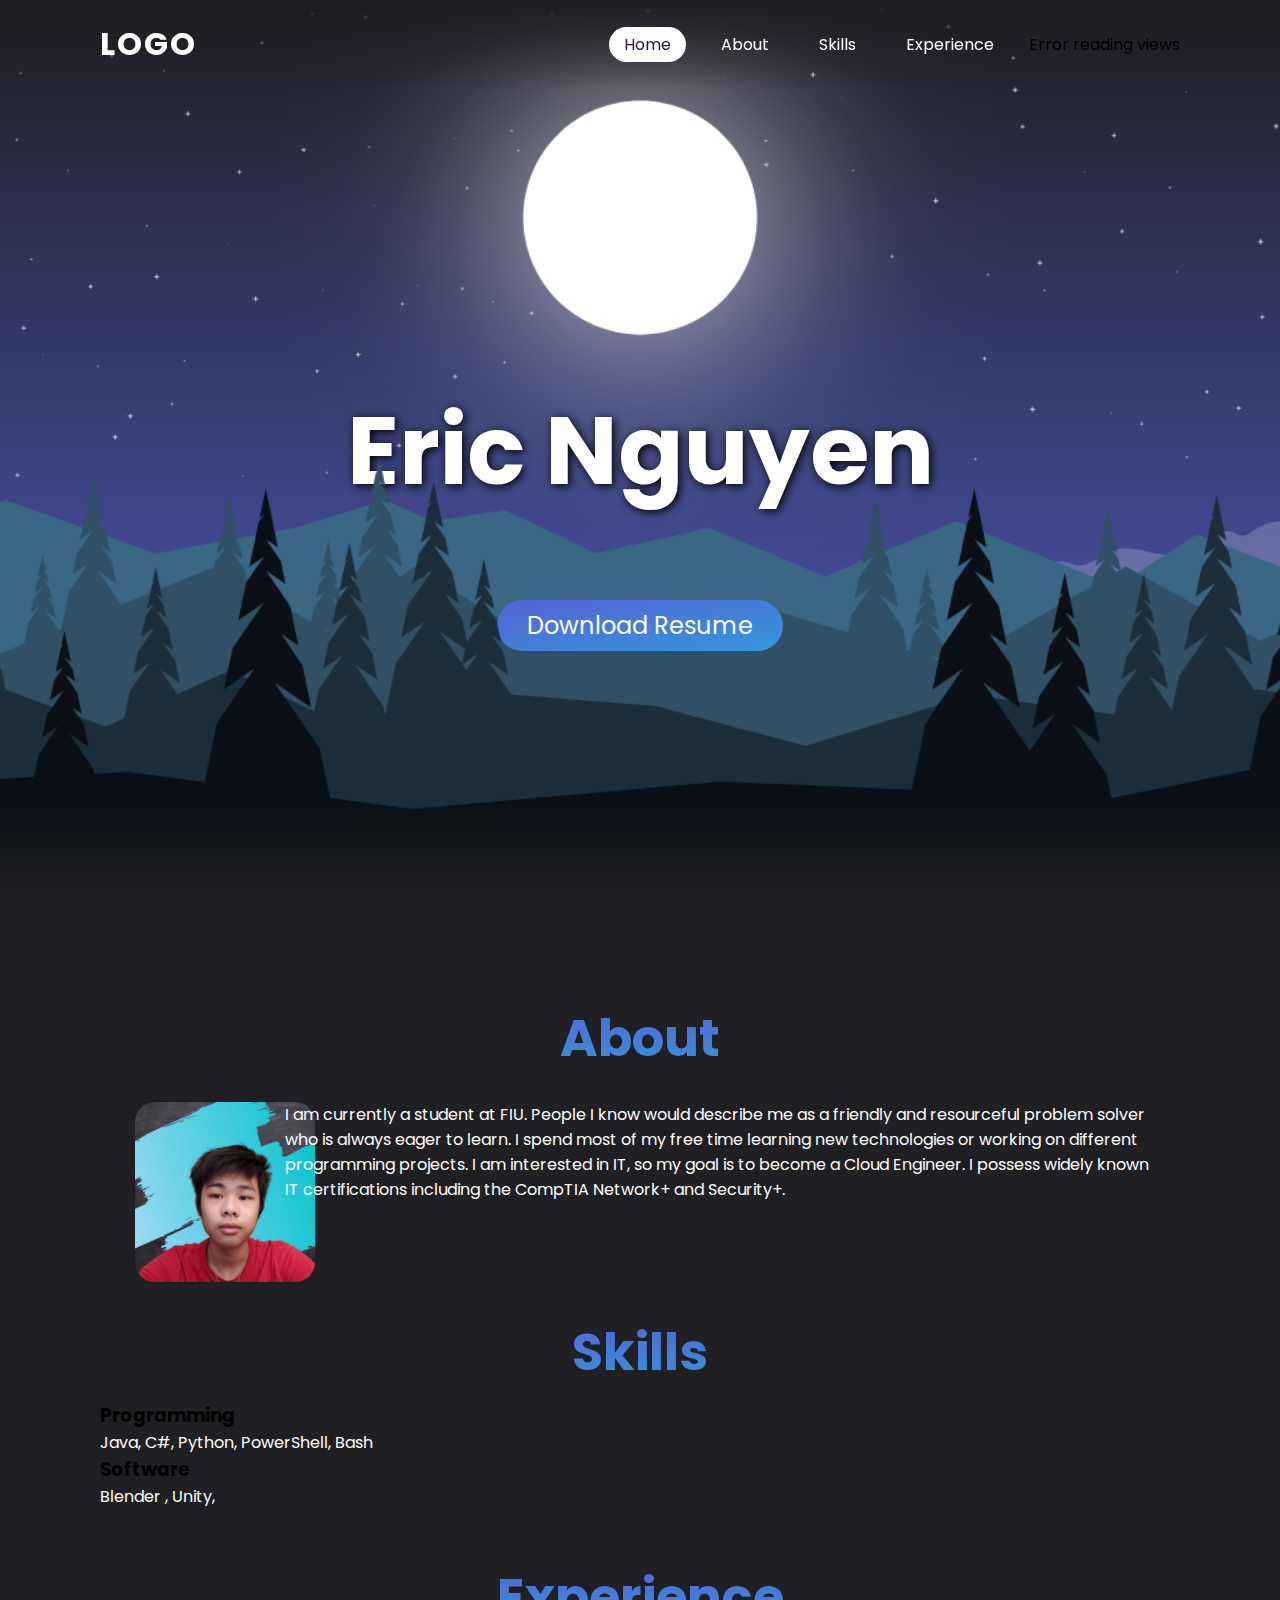
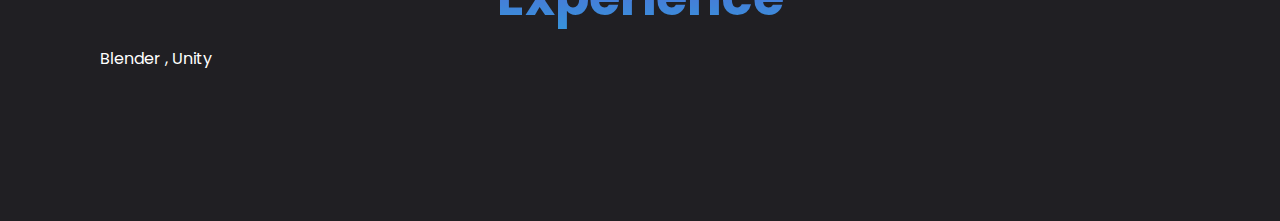
<file: index.html>
<!DOCTYPE html>
<html>
<head>
  <title>Eric Nguyen</title>
  <link rel="stylesheet" type="text/css" href="style.css" />
</head>
<script>

  // JavaScript Code
const counter = document.querySelector(".counter-number");
async function updateCounter() {
  let response= await fetch("https://bplc5dirpyhmpmbikbnr2nrr4a0hpiqe.lambda-url.us-east-1.on.aws/");
  let data = await response.json();
  counter.innerHTML = 'Views: ${data}';
}
updateCounter()
</script>
<body>
  <header>
    <a href="#" class="logo">Logo</a>
    <ul>
      <li><a href="#" class="active">Home</a></li>
      <li><a href="#">About</a></li>
      <li><a href="#">Skills</a></li>
      <li><a href="#">Experience</a></li>
      <li><div class="counter-number" href="#">Error reading views</a></li>

    </ul>
  </header>
  <div id="progressbar"></div>
  <div id="scrollPath"></div>
  <section id="home">
    <img src="stars.png" id="stars" />
    <img src="moon.png" id="moon" />
    <img src="l1.png" id="l1" />
    <img src="l2.png" id="l2" />
    <img src="l3.png" id="l3" />
    <img src="l4.png" id="l4" />
    <img src="fog2.png" id="fog" />
    <h2 id="text">Eric Nguyen</h2>
    <a href="#" id="btn">Download Resume</a>
  </section>
  <div class="container">
    <h2>About</h2>
    <!--list certifications with logo under about section-->
    <div class="card">
      <div class="profilepic">
        <img src="profile.png" />
      </div>
      <div class="about-text">
        <p>
          I am currently a student at FIU. People I know would describe me as
          a friendly and resourceful problem solver who is always eager to
          learn. I spend most of my free time learning new technologies or
          working on different programming projects. I am interested in IT, so
          my goal is to become a Cloud Engineer. I possess widely known IT
          certifications including the CompTIA Network+ and Security+.
        </p>
        <br /><br />
      </div>
    </div>
    
    <h2>Skills</h2>
    <h3>Programming</h3>
    <p>Java, C#, Python, PowerShell, Bash</p>
    <h3>Software</h3>
    <p>Blender , Unity,</p>
    <br /><br />

    <h2>Experience</h2>
    <p>Blender , Unity</p>
    <br /><br />
  </div>

  <script>
    let stars = document.getElementById("stars");
    let moon = document.getElementById("moon");
    let l1 = document.getElementById("l1");
    let l2 = document.getElementById("l2");
    let l3 = document.getElementById("l3");
    let l4 = document.getElementById("l4");
    let fog = document.getElementById("fog");
    let text = document.getElementById("text");
    let btn = document.getElementById("btn");

    window.addEventListener("scroll", function () {
      let value = window.scrollY;
      stars.style.left = value * 0.25 + "px";
      moon.style.top = value * 1.05 + "px";
      btn.style.marginTop = value * 0.5 + "px";

      fog.style.top = value * -0.2 + "px";
      // fog.style.opacity=value*-.01;

      l1.style.top = value * 0.1 + "px";
      l2.style.top = value * 0.05 + "px";
      l3.style.top = value * 0.02 + "px";
    });
  </script>
  <script>
    //scrollbar
    let progress = document.getElementById("progressbar");
    let totalHeight = document.body.scrollHeight - window.innerHeight;
    window.onscroll = function () {
      let progressHeight = (window.pageYOffset / totalHeight) * 100;
      progress.style.height = progressHeight + "%";
    }
  </script>
</body>
</html>
</file>
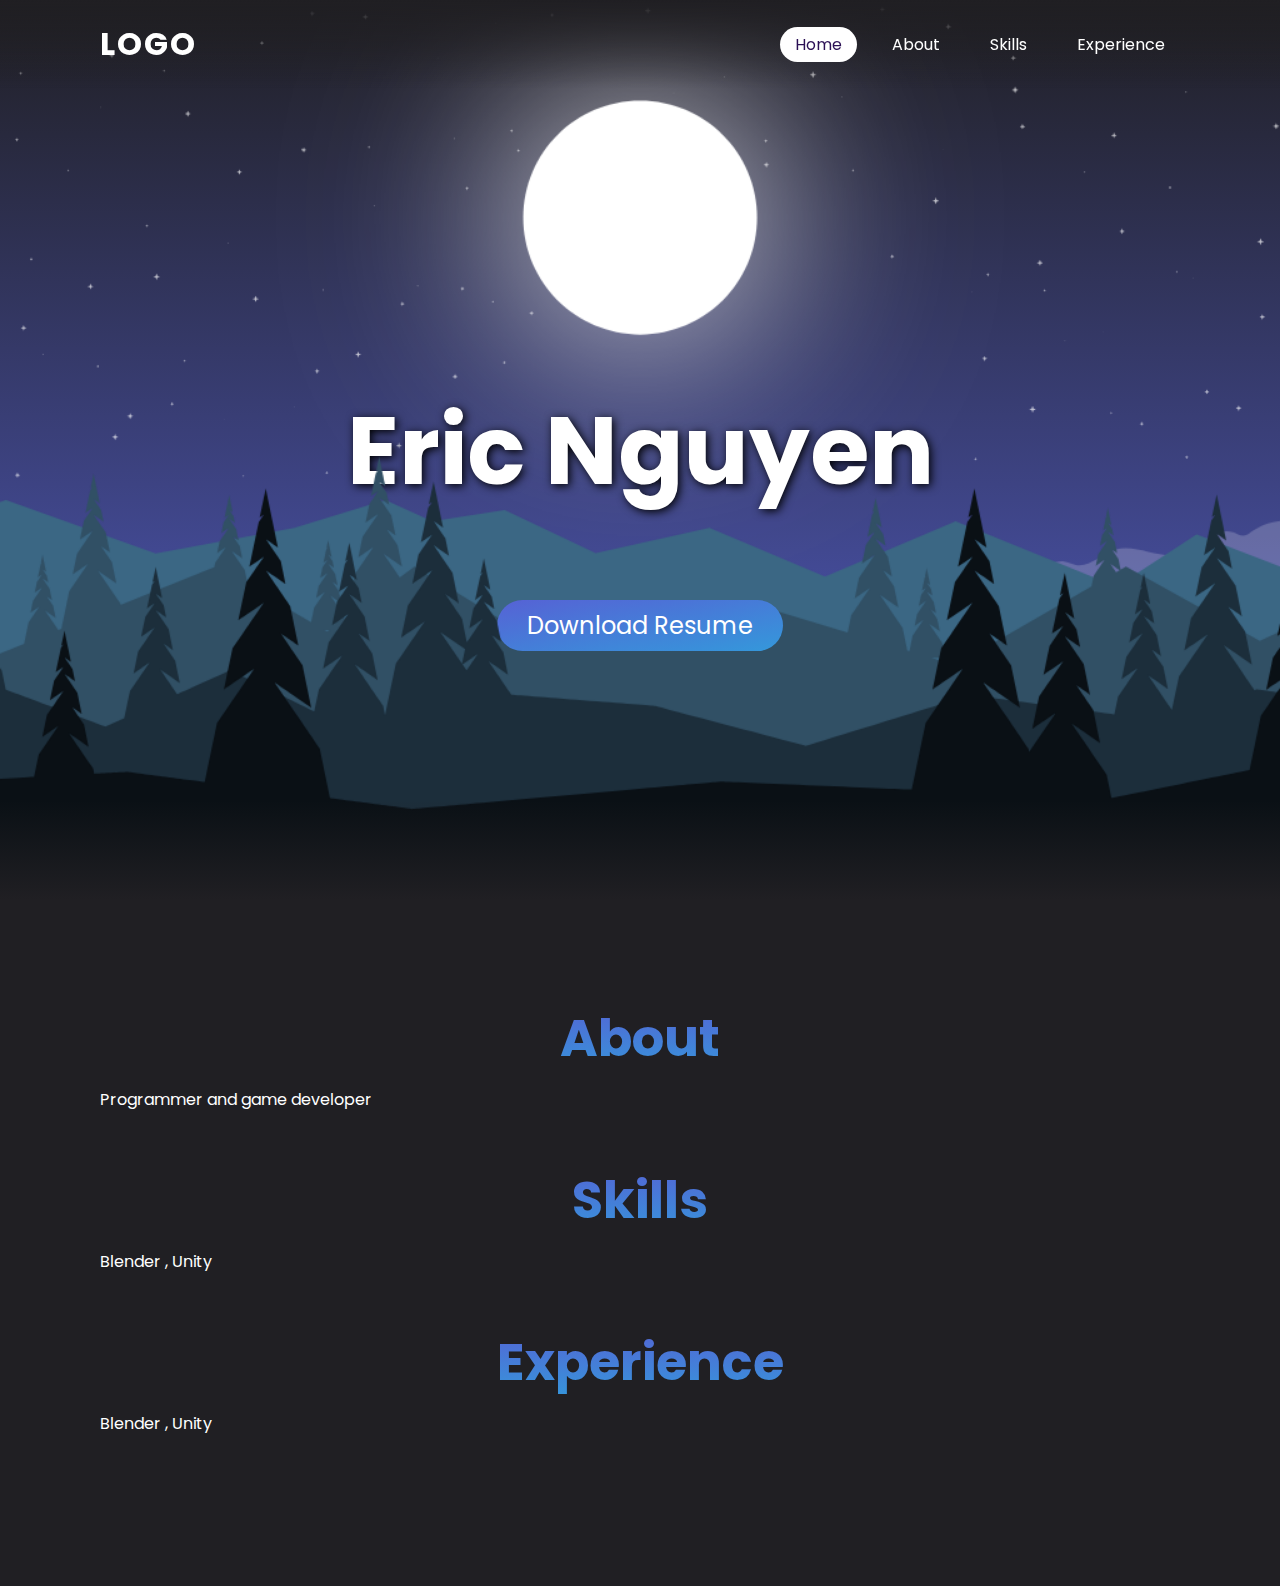
<file: myWebsite.html>
<!doctype html>
<html>

<head>
    <title>Eric Nguyen</title>
    <link rel="stylesheet" type="text/css" href="style.css">
</head>

<body>
    <header>
        <a href="#" class="logo">Logo</a>
        <ul>
            <li><a href="#" class="active">Home</a></li>
            <li><a href="#">About</a></li>
            <li><a href="#">Skills</a></li>
            <li><a href="#">Experience</a></li>
        </ul>
    </header>
    <div id="progressbar"></div>
    <div id="scrollPath"></div>
    <section id="home">
        <img src="stars.png" id="stars">
        <img src="moon.png" id="moon">
        <img src="l1.png" id="l1">
        <img src="l2.png" id="l2">
        <img src="l3.png" id="l3">
        <img src="l4.png" id="l4">
        <img src="fog2.png" id="fog">
        <h2 id="text">Eric Nguyen</h2>
        <a href="#" id="btn">Download Resume</a>
    </section>
    <div class="container" id="sec">
       
            <h2>About</h2>
            <p>Programmer and game developer</p><br><br>
        
       
            <h2>Skills</h2>
            <p>Blender , Unity</p><br><br>
     
      
            <h2>Experience</h2>
            <p>Blender , Unity</p><br><br>
      
    </div>

    <script>
        let stars = document.getElementById("stars");
        let moon = document.getElementById("moon");
        let l1 = document.getElementById("l1");
        let l2 = document.getElementById("l2");
        let l3 = document.getElementById("l3");
        let l4 = document.getElementById("l4");
        let fog = document.getElementById("fog");
        let text = document.getElementById("text");
        let btn = document.getElementById("btn");

        window.addEventListener("scroll", function () {
            let value = window.scrollY;
            stars.style.left = value * .25 + "px";
            moon.style.top = value * 1.05 + "px";
            btn.style.marginTop = value * .5 + "px";

            fog.style.top = value * -.2 + "px";
            // fog.style.opacity=value*-.01;

            l1.style.top = value * .1 + "px";
            l2.style.top = value * .05 + "px";
            l3.style.top = value * .02 + "px";

        })


    </script>
    <!-- <script>
        //scrollbar
        let progress = document.getElementById("progressbar");
        let totalHeight = document.body.scrollHeight - window.innerHeight;
        window.onscroll = function () {
            let progressHeight = (window.pageYOffset / totalHeight) * 100;
            progress.style.height = progressHeight + "%";
        }
    </script> -->
</body>

</html>
</file>
<file: style.css>
@import url("https://fonts.googleapis.com/css?family=Poppins:300, 400, 500, 600, 700, 800, 900&display=swap");

* {
    margin: 0;
    padding: 0;
    box-sizing: border-box;
    font-family: "Poppins", sans-serif;
    scroll-behavior: smooth;
}
/* id=#
class = . */
/*
body {
    min-height: 100vh;
    overflow-x:hidden ;
    background: linear-gradient(#201f23, #5662D5);
    /*9b59b6
    5662D5 - what we had before
    343865 - from sky
    
}
*/
/*#region Header*/
header {
    position: fixed;
    top: 0;
    left: 0;
    width: 100%;
    padding: 20px 100px;
    display: flex;
    justify-content: space-between;
    align-items: center;
    z-index: 10000;
    background: linear-gradient(to bottom, #201f23, transparent);
}


header .logo {
    color: #fff;
    font-weight: 700;
    text-decoration: none;
    font-size: 2em;
    text-transform: uppercase;
    letter-spacing: 2px;
}

header ul {
    display: flex;
    justify-content: center;
    align-items: center;
}

header ul li {
    list-style: none;
    margin-left: 20px;
}

header ul li a {
    text-decoration: none;
    padding: 6px 15px;
    color: #fff;
    border-radius: 20px;
}

header ul li a:hover,
header ul li a.active {
    background: #fff;
    color: #2b1055;
}
/*#endregion*/
/* .card{
    display: flex;
    justify-content: center;
    align-items: center;
    min-height: 20vh;
    background: #343865;
} */
.card
{
    position: relative;
    margin: 10px;
    padding: 15px;
    display: flex;
    margin-left: 20px;
    /* background: #343865; */
}
@media (max-width:991px) {
    .card{
        flex-direction: column;
    }
}
.about-text{
    display: flex;
    justify-content:center;
}
.certlogo{
    height: 100px;
    width: 100px;
    flex-wrap: wrap;
}
.profilepic{
    max-width: 150px;
    flex: 0 0 150px;
}
.profilepic img{
    width: 20vh;
    height: 20vh;
    border-radius: 20px;
}
#home {
    min-height: 100vh;
    overflow-x: hidden;
    background: linear-gradient(#201f23, #5662D5);

    position: relative;
    width: 100%;
    height: 100vh;
    padding: 100px;
    display: flex;
    justify-content: center;
    align-items: center;
}

section {
    position: relative;
    width: 100%;
    height: 100vh;
    padding: 100px;
    display: flex;
    justify-content: center;
    align-items: center;
    overflow: hidden;
}

section::before {
    content: "";
    position: absolute;
    bottom: 0;
    width: 100%;
    height: 100px;
    background: linear-gradient(to top, #201f23, transparent);
    z-index: 30;

}

section img {
    position: absolute;
    top: 0;
    left: 0;
    width: 100%;
    height: 100%;
    object-fit: cover;
    pointer-events: none;
}
/*#region Imagines*/
section img#stars {
    z-index: 3;
}
section img#fog {
    z-index: 4;
}
section img#moon {
    mix-blend-mode: screen;
    transform: translateY(-200px);
    z-index: 5;
    /* transition: .1s; */
}
section img#l1 {
    z-index: 6;
}
section img#l2 {
    z-index: 8;
}
section img#l3 {
    z-index: 10;
}
section img#l4 {
    z-index: 11;
}
/*#endregion */
#text {
    position: absolute;
    color: #fff;
    white-space: nowrap;
    font-size: 7.5vw;
    z-index: 7;
    text-shadow: 2px 2px 10px #000000;
}

#btn {
    text-decoration: none;
    display: inline-block;
    padding: 8px 30px;
    border-radius: 40px;
    background: linear-gradient(to bottom right, #5662D5, #3498db);
    color: white;
    font-size: 1.5em;
    z-index: 9;
    transform: translateY(175px);
    transition: .25s;
}

.container { 
    /* everything under home section */
    position: relative;
    padding: 100px;
    background: #201f23;
    z-index: 30;
}

.container h2 {
    font-size: 4vw;
    margin-bottom: 10px;
    text-align: center;
    background: linear-gradient(to bottom, #5662D5, #3498db);
    -webkit-background-clip: text;
    -webkit-text-fill-color: transparent;
}

.container p {
    font-size: 1em;
    color: #fff;
}

::-webkit-scrollbar {
    width: .4vw;
}

::-webkit-scrollbar-thumb {
    background: linear-gradient(#5662D5, #3498db);
    border-radius: 10px;
}

::-webkit-scrollbar-track {
    background-color: #201f23;
}
</file>
